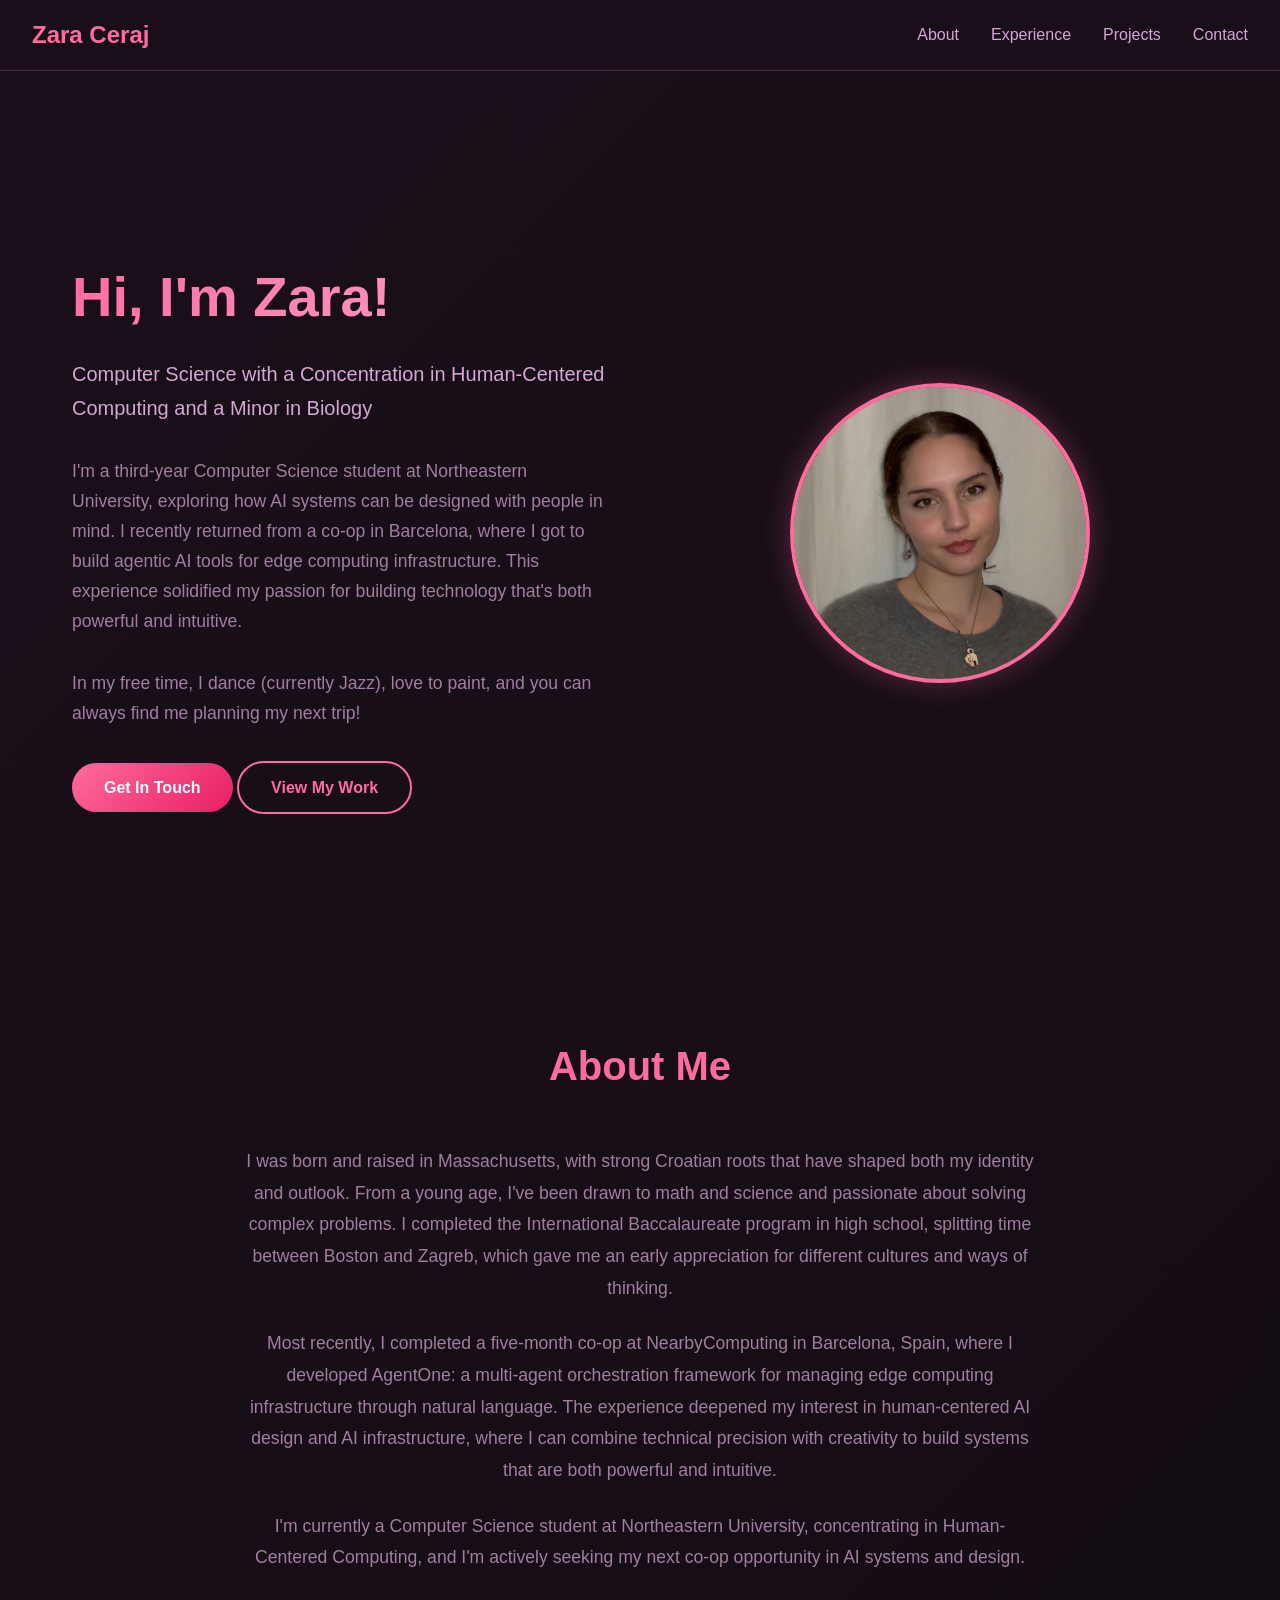
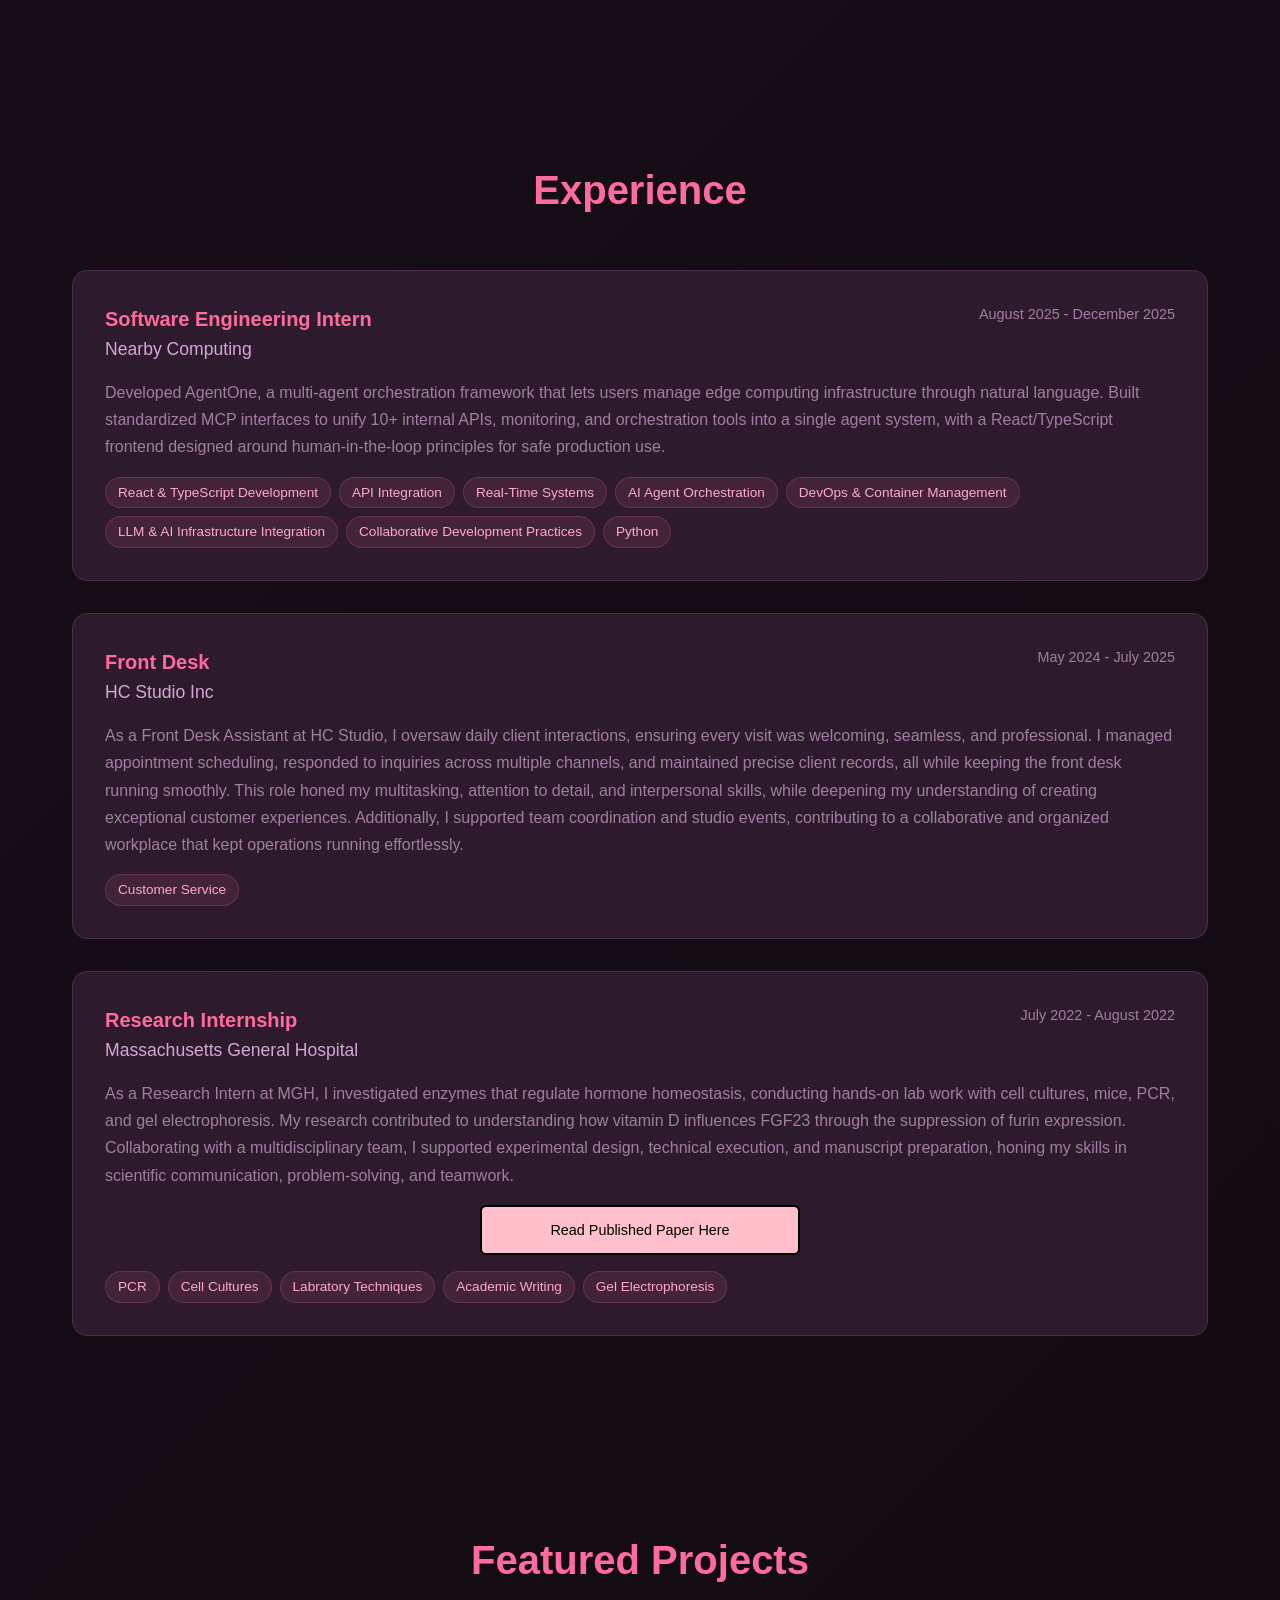
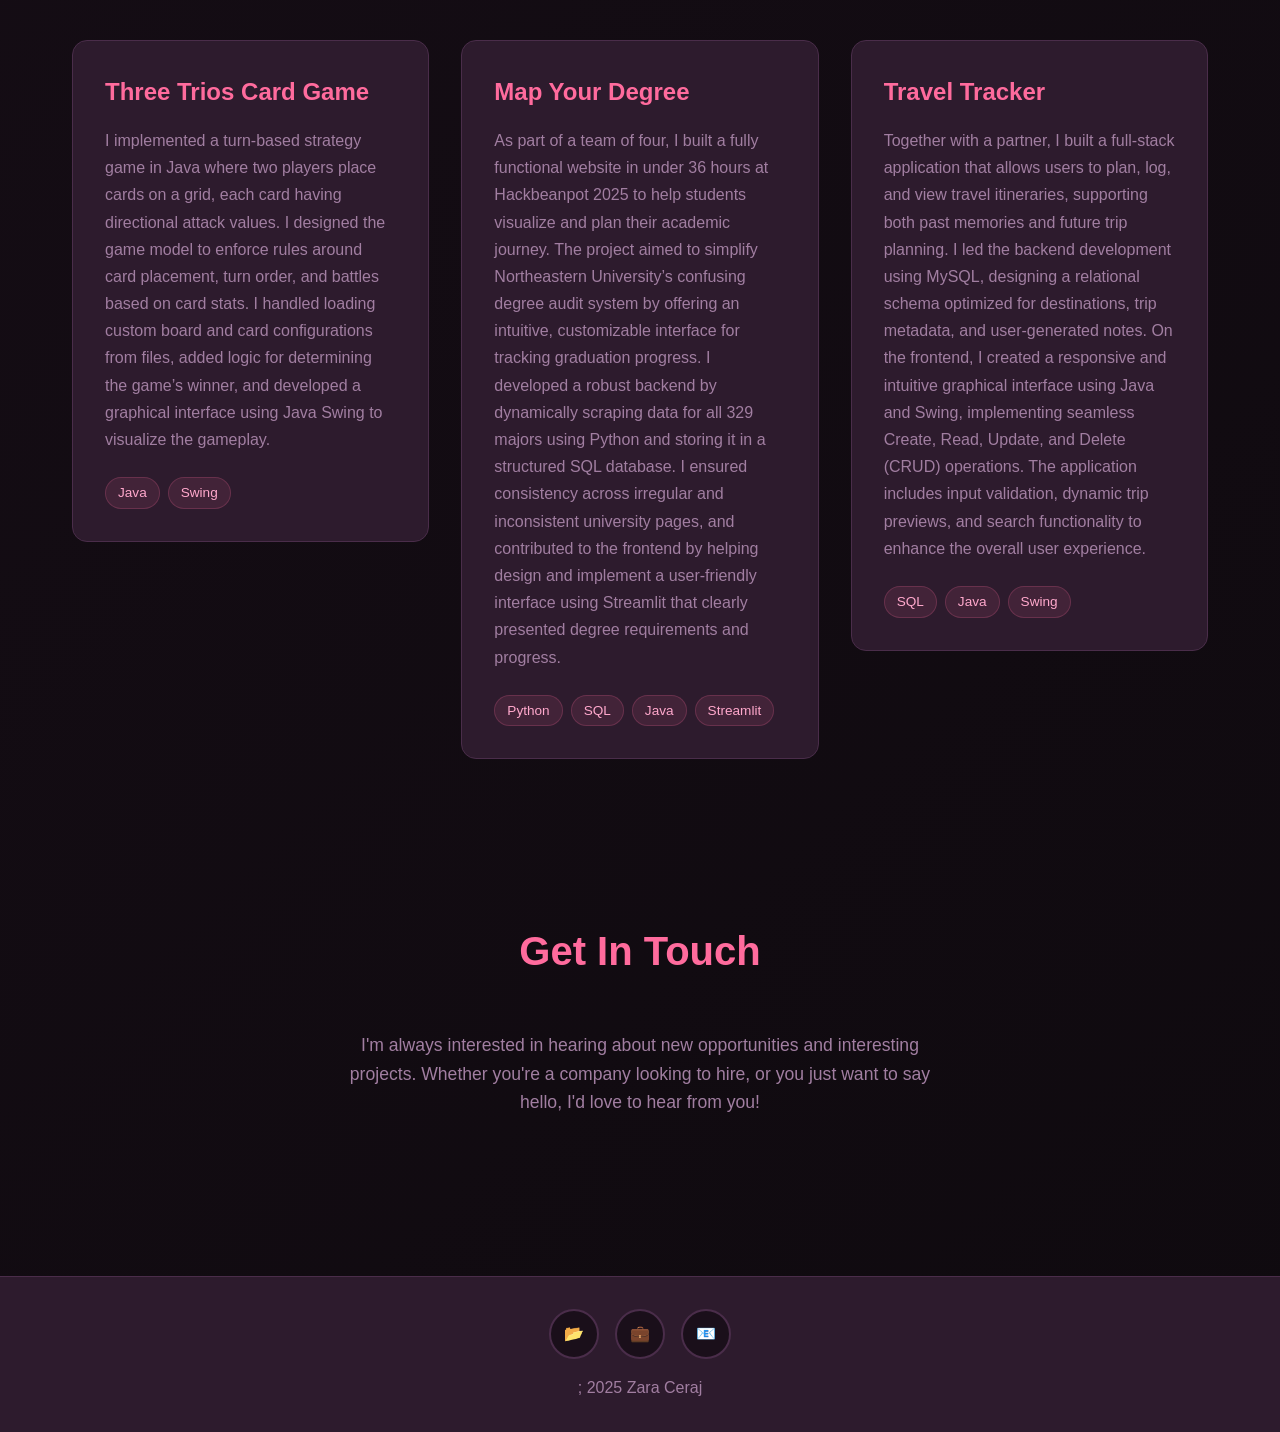
<file: index.html>
<!DOCTYPE html>
<html lang="en">
<head>
    <meta charset="UTF-8">
    <meta name="viewport" content="width=device-width, initial-scale=1.0">
    <title>Zara Ceraj</title>
    <style>
        * {
            margin: 0;
            padding: 0; 
            box-sizing: border-box;
        }

        :root {
            --bg-primary: #1a0f1a;
            --bg-secondary: #2d1b2d;
            --text-primary: #f8e8f8;
            --text-secondary: #d4a7d4;
            --text-muted: #a17ea1;
            --accent-pink: #ff6b9d;
            --accent-light: #ffa8cc;
            --accent-dark: #e91e63;
            --border-color: #4a2d4a;
            --hover-bg: #3d2a3d;
        }

        body {
            font-family: 'Inter', -apple-system, BlinkMacSystemFont, 'Segoe UI', sans-serif;
            background: linear-gradient(135deg, var(--bg-primary) 0%, #0f0a0f 100%);
            color: var(--text-primary);
            line-height: 1.6;
            min-height: 100vh;
        }

        .container {
            max-width: 1200px;
            margin: 0 auto;
            padding: 0 2rem;
        }

        /* Header */
        header {
            position: fixed;
            top: 0;
            left: 0;
            right: 0;
            background: rgba(26, 15, 26, 0.9);
            backdrop-filter: blur(10px);
            border-bottom: 1px solid var(--border-color);
            z-index: 1000;
            transition: all 0.3s ease;
        }

        nav {
            display: flex;
            justify-content: space-between;
            align-items: center;
            padding: 1rem 2rem;
        }

        .logo {
            font-size: 1.5rem;
            font-weight: 700;
            color: var(--accent-pink);
            text-decoration: none;
            transition: color 0.3s ease;
        }

        .logo:hover {
            color: var(--accent-light);
        }

        .nav-links {
            display: flex;
            list-style: none;
            gap: 2rem;
        }

        .nav-links a {
            color: var(--text-secondary);
            text-decoration: none;
            font-weight: 500;
            transition: color 0.3s ease;
            position: relative;
        }

        .nav-links a:hover {
            color: var(--accent-pink);
        }

        .nav-links a::after {
            content: '';
            position: absolute;
            bottom: -5px;
            left: 0;
            width: 0;
            height: 2px;
            background: var(--accent-pink);
            transition: width 0.3s ease;
        }

        .nav-links a:hover::after {
            width: 100%;
        }

        /* Main Content */
        main {
            padding-top: 6rem;
        }

        /* Hero Section */
        .hero {
            min-height: 90vh;
            display: flex;
            align-items: center;
            padding: 2rem 0;
        }

        .hero-content {
            display: grid;
            grid-template-columns: 1fr 1fr;
            gap: 4rem;
            align-items: center;
        }

        .hero-text h1 {
            font-size: 3.5rem;
            font-weight: 700;
            margin-bottom: 1rem;
            background: linear-gradient(135deg, var(--accent-pink), var(--accent-light));
            -webkit-background-clip: text;
            -webkit-text-fill-color: transparent;
            background-clip: text;
        }

        .hero-text .subtitle {
            font-size: 1.25rem;
            color: var(--text-secondary);
            margin-bottom: 2rem;
        }

        .hero-text p {
            color: var(--text-muted);
            margin-bottom: 2rem;
            font-size: 1.1rem;
            line-height: 1.7;
        }

        .cta-buttons {
            display: flex;
            gap: 1rem;
            flex-wrap: wrap;
        }

        .btn {
            padding: 0.75rem 2rem;
            border: 2rem;
            border-radius: 50px;
            font-weight: 600;
            text-decoration: none;
            transition: all 0.3s ease;
            cursor: pointer;
            display: inline-flex;
            align-items: center;
            gap: 0.5rem;
        }

        .btn-primary {
            background: linear-gradient(135deg, var(--accent-pink), var(--accent-dark));
            color: white;
        }

        .btn-primary:hover {
            transform: translateY(-2px);
            box-shadow: 0 10px 25px rgba(255, 107, 157, 0.3);
        }

        .btn-secondary {
            background: transparent;
            color: var(--accent-pink);
            border: 2px solid var(--accent-pink);
        }

        .btn-secondary:hover {
            background: var(--accent-pink);
            color: white;
            transform: translateY(-2px);
        }

        .long-rectangle-button {
          display: inline-block;
          width: 320px !important;         
          height: 50px !important;          
          line-height: 50px !important;     
          background-color: #ffc0cb !important;  
          color: black !important;
          border: 2px solid black !important;
          border-radius: 6px !important;   
          font-size: 0.9rem !important;
          font-weight: normal !important;
          text-align: center !important;
          text-decoration: none !important;
          white-space: nowrap !important;  
          overflow: hidden !important;
          box-sizing: border-box !important;
        }
        
        .long-rectangle-button:hover {
          background-color: #ffd6de;
          transform: scale(1.03);
        }

        /* Profile Picture */
        .profile-section {
            display: flex;
            justify-content: center;
            align-items: center;
            position: relative;
        }

        .profile-picture {
            width: 300px;
            height: 300px;
            border-radius: 50%;
            border: 4px solid var(--accent-pink);
            box-shadow: 0 0 30px rgba(255, 107, 157, 0.3);
            transition: all 0.3s ease;
            position: relative;
            overflow: hidden;
        }

        .profile-picture:hover {
            transform: scale(1.05);
            box-shadow: 0 0 40px rgba(255, 107, 157, 0.5);
        }

        .profile-picture img {
            width: 100%;
            height: 100%;
            object-fit: cover;
            transition: all 0.3s ease;
        }

        .profile-picture::before {
            content: '';
            position: absolute;
            top: -2px;
            left: -2px;
            right: -2px;
            bottom: -2px;
            background: linear-gradient(45deg, var(--accent-pink), var(--accent-light), var(--accent-dark));
            border-radius: 50%;
            z-index: -1;
            animation: rotate 3s linear infinite;
        }

        @keyframes rotate {
            0% { transform: rotate(0deg); }
            100% { transform: rotate(360deg); }
        }

        /* Sections */
        section {
            padding: 4rem 0;
            margin: 2rem 0;
        }

        .section-title {
            font-size: 2.5rem;
            font-weight: 700;
            margin-bottom: 3rem;
            text-align: center;
            color: var(--accent-pink);
        }

        /* About */
        .about-content {
            max-width: 800px;
            margin: 0 auto;
            text-align: center;
        }

        .about-content p {
            font-size: 1.1rem;
            color: var(--text-muted);
            margin-bottom: 1.5rem;
            line-height: 1.8;
        }

        /* Experience */
        .experience-item {
            background: var(--bg-secondary);
            border: 1px solid var(--border-color);
            border-radius: 15px;
            padding: 2rem;
            margin-bottom: 2rem;
            transition: all 0.3s ease;
        }

        .experience-item:hover {
            background: var(--hover-bg);
            transform: translateY(-5px);
            box-shadow: 0 10px 30px rgba(255, 107, 157, 0.1);
        }

        .experience-header {
            display: flex;
            justify-content: space-between;
            align-items: flex-start;
            margin-bottom: 1rem;
            flex-wrap: wrap;
            gap: 1rem;
        }

        .experience-title {
            font-size: 1.25rem;
            font-weight: 600;
            color: var(--accent-pink);
        }

        .experience-company {
            font-size: 1.1rem;
            color: var(--text-secondary);
        }

        .experience-date {
            color: var(--text-muted);
            font-size: 0.9rem;
        }

        .experience-description {
            color: var(--text-muted);
            line-height: 1.7;
            margin-bottom: 1rem;
        }

        .tech-stack {
            display: flex;
            flex-wrap: wrap;
            gap: 0.5rem;
        }

        .tech-tag {
            background: rgba(255, 107, 157, 0.1);
            color: var(--accent-light);
            padding: 0.25rem 0.75rem;
            border-radius: 20px;
            font-size: 0.85rem;
            border: 1px solid rgba(255, 107, 157, 0.2);
        }

        .skills {
            display: flex;
            flex-wrap: wrap;
            gap: 0.5rem;
        }
        .skills-tag {
            background: rgba(255, 107, 157, 0.1);
            color: var(--accent-light);
            padding: 0.25rem 0.75rem;
            border-radius: 20px;
            font-size: 0.85rem;
            border: 1px solid rgba(255, 107, 157, 0.2);
        }

        /* Projects */
        .projects-grid {
            display: grid;
            grid-template-columns: repeat(auto-fit, minmax(350px, 1fr));
            gap: 2rem;
        }

        .project-card {
            background: var(--bg-secondary);
            border: 1px solid var(--border-color);
            border-radius: 15px;
            padding: 2rem;
            transition: all 0.3s ease;
        }

        .project-card:hover {
            background: var(--hover-bg);
            transform: translateY(-5px);
            box-shadow: 0 10px 30px rgba(255, 107, 157, 0.1);
        }

        .project-title {
            font-size: 1.5rem;
            font-weight: 600;
            color: var(--accent-pink);
            margin-bottom: 1rem;
        }

        .project-description {
            color: var(--text-muted);
            line-height: 1.7;
            margin-bottom: 1.5rem;
        }

        /* Contact */
        .contact-content {
            text-align: center;
            max-width: 600px;
            margin: 0 auto;
        }

        .contact-content p {
            font-size: 1.1rem;
            color: var(--text-muted);
            margin-bottom: 2rem;
        }

        /* Footer */
        footer {
            background: var(--bg-secondary);
            border-top: 1px solid var(--border-color);
            padding: 2rem 0;
            text-align: center;
            margin-top: 4rem;
        }

        .social-links {
            display: flex;
            justify-content: center;
            gap: 1rem;
            margin-bottom: 1rem;
        }

        .social-links a {
            display: inline-flex;
            align-items: center;
            justify-content: center;
            width: 50px;
            height: 50px;
            background: var(--bg-primary);
            color: var(--accent-pink);
            border-radius: 50%;
            text-decoration: none;
            transition: all 0.3s ease;
            border: 2px solid var(--border-color);
        }

        .social-links a:hover {
            background: var(--accent-pink);
            color: white;
            transform: translateY(-3px);
            box-shadow: 0 5px 15px rgba(255, 107, 157, 0.3);
        }

        /* Mobile Responsive */
        @media (max-width: 768px) {
            .hero-content {
                grid-template-columns: 1fr;
                text-align: center;
                gap: 2rem;
            }

            .hero-text h1 {
                font-size: 2.5rem;
            }

            .profile-picture {
                width: 250px;
                height: 250px;
            }

            .nav-links {
                display: none;
            }

            .container {
                padding: 0 1rem;
            }

            .experience-header {
                flex-direction: column;
                align-items: flex-start;
            }

            .projects-grid {
                grid-template-columns: 1fr;
            }
        }

        /* Smooth scrolling */
        html {
            scroll-behavior: smooth;
        }

        /* Loading animation */
        .fade-in {
            opacity: 0;
            transform: translateY(30px);
            animation: fadeInUp 0.8s ease forwards;
        }

        @keyframes fadeInUp {
            to {
                opacity: 1;
                transform: translateY(0);
            }
        }
    </style>
</head>
<body>
    <header>
        <nav>
            <a href="#" class="logo">Zara Ceraj</a>
            <ul class="nav-links">
                <li><a href="#about">About</a></li>
                <li><a href="#experience">Experience</a></li>
                <li><a href="#projects">Projects</a></li>
                <li><a href="#contact">Contact</a></li>
            </ul>
        </nav>
    </header>

    <main>
        <section class="hero">
            <div class="container">
                <div class="hero-content fade-in">
                    <div class="hero-text">
                        <h1>Hi, I'm Zara!</h1>
                        <p class="subtitle">Computer Science with a Concentration in Human-Centered Computing and a Minor in Biology</p>
                        <p>I'm a third-year Computer Science student at Northeastern University, exploring how AI systems can be designed with people in mind. 
                            I recently returned from a co-op in Barcelona, where I got to build agentic AI tools for edge computing infrastructure. 
                            This experience solidified my passion for building technology that's both powerful and intuitive.
                        <p> In my free time, I dance (currently Jazz), love to paint, and you can always find me planning my next trip! 
                        <div class="buttons">
                            <a href="#contact" class="btn btn-primary">Get In Touch</a>
                            <a href="#projects" class="btn btn-secondary">View My Work</a>
                        </div>
                        </div>
                    <div class="profile-section">
                        <div class="profile-picture">
                            <img src="greysweaterheadshot2.jpg" alt="Profile picture" />
                        </div>
                    </div>
                </div>
            </div>
        </section>

        <section id="about" class="about">
            <div class="container">
                <h2 class="section-title fade-in">About Me</h2>
                <div class="about-content fade-in">
                    <p>I was born and raised in Massachusetts, with strong Croatian roots that have shaped both my identity and outlook. 
                        From a young age, I've been drawn to math and science and passionate about solving complex problems. 
                        I completed the International Baccalaureate program in high school, splitting time between Boston and Zagreb, 
                        which gave me an early appreciation for different cultures and ways of thinking.
                        
                    <p>Most recently, I completed a five-month co-op at NearbyComputing in Barcelona, Spain, 
                        where I developed AgentOne: a multi-agent orchestration framework for managing edge computing infrastructure through natural language. 
                        The experience deepened my interest in human-centered AI design and AI infrastructure, 
                        where I can combine technical precision with creativity to build systems that are both powerful and intuitive.

                <p>I'm currently a Computer Science student at Northeastern University, concentrating in Human-Centered Computing, 
                    and I'm actively seeking my next co-op opportunity in AI systems and design.
                </div>
            </div>
        </section>

        <section id="experience" class="experience">
            <div class="container">
                <h2 class="section-title fade-in">Experience</h2>
                
                <div class="experience-item fade-in">
                    <div class="experience-header">
                        <div>
                            <div class="experience-title">Software Engineering Intern</div>
                            <div class="experience-company">Nearby Computing</div>
                        </div>
                        <div class="experience-date">August 2025 - December 2025</div>
                    </div>
                    <div class="experience-description">
                        Developed AgentOne, a multi-agent orchestration framework that lets users manage edge computing infrastructure 
                        through natural language. Built standardized MCP interfaces to unify 10+ 
                        internal APIs, monitoring, and orchestration tools into a single agent system, 
                        with a React/TypeScript frontend designed around human-in-the-loop principles for safe production use.
                    </div>
                    <div class="skills">
                        <span class="skills-tag">React & TypeScript Development</span>
                        <span class="skills-tag">API Integration</span>
                        <span class="skills-tag">Real-Time Systems</span>
                        <span class="skills-tag">AI Agent Orchestration</span>
                        <span class="skills-tag">DevOps & Container Management</span>
                        <span class="skills-tag">LLM & AI Infrastructure Integration</span>
                        <span class="skills-tag">Collaborative Development Practices</span>
                        <span class="skills-tag">Python</span>
                    
                    </div>
                </div>

                <div class="experience-item fade-in">
                    <div class="experience-header">
                        <div>
                            <div class="experience-title">Front Desk</div>
                            <div class="experience-company">HC Studio Inc</div>
                        </div>
                        <div class="experience-date">May 2024 - July 2025</div>
                    </div>
                    <div class="experience-description">
                       As a Front Desk Assistant at HC Studio, I oversaw daily client interactions, 
                        ensuring every visit was welcoming, seamless, and professional. 
                        I managed appointment scheduling, responded to inquiries across multiple channels, and maintained precise client records, 
                        all while keeping the front desk running smoothly. This role honed my multitasking, attention to detail, 
                        and interpersonal skills, while deepening my understanding of creating exceptional customer experiences. 
                        Additionally, I supported team coordination and studio events, 
                        contributing to a collaborative and organized workplace that kept operations running effortlessly.
                    </div>
                    <div class="skills">
                        <span class="skills-tag">Customer Service</span>
                    </div>
                </div>

                <div class="experience-item fade-in">
                    <div class="experience-header">
                        <div>
                            <div class="experience-title">Research Internship</div>
                            <div class="experience-company">Massachusetts General Hospital</div>
                        </div>
                        <div class="experience-date"> July 2022 - August 2022</div>
                    </div>
                    <div class="experience-description">
                       As a Research Intern at MGH, I investigated enzymes that regulate hormone homeostasis, 
                        conducting hands-on lab work with cell cultures, mice, PCR, and gel electrophoresis. 
                        My research contributed to understanding how vitamin D influences FGF23 through the suppression of furin expression.
                        Collaborating with a multidisciplinary team, I supported experimental design, technical execution, 
                        and manuscript preparation, honing my skills in scientific communication, problem-solving, and teamwork.
                    </div>
                   <div class="social-links">
                      <a href="https://pmc.ncbi.nlm.nih.gov/articles/PMC10544208/" class="long-rectangle-button" target="_blank">
                        Read Published Paper Here
                      </a>
                    </div>
                    <div class = "space"> 
                    <div>
                    <div class="skills">
                        <span class="skills-tag">PCR</span>
                        <span class="skills-tag">Cell Cultures</span>
                        <span class="skills-tag">Labratory Techniques</span>
                        <span class="skills-tag">Academic Writing</span>
                        <span class="skills-tag">Gel Electrophoresis</span>
                    </div>
                </div>
            </div>
        </section>

        <section id="projects" class="projects">
        <div class="container">
            <h2 class="section-title fade-in">Featured Projects</h2>
            <div class="projects-grid">
    
                <a href="https://github.com/zceraj/Triple-Trios-Card-Game" target="_blank" style="text-decoration: none; color: inherit;">
                    <div class="project-card fade-in">
                        <h3 class="project-title">Three Trios Card Game</h3>
                        <p class="project-description">I implemented a turn-based strategy game in Java where two players place cards on a grid, each card having directional attack values. I designed the game model to enforce rules around card placement, turn order, and battles based on card stats. I handled loading custom board and card configurations from files, added logic for determining the game’s winner, and developed a graphical interface using Java Swing to visualize the gameplay.</p>
                        <div class="tech-stack">
                            <span class="tech-tag">Java</span>
                            <span class="tech-tag">Swing</span>
                        </div>
                    </div>
                </a>
    
                <a href="https://github.com/zceraj/MapYourDegree" target="_blank" style="text-decoration: none; color: inherit;">
                    <div class="project-card fade-in">
                        <h3 class="project-title">Map Your Degree</h3>
                        <p class="project-description">As part of a team of four, I built a fully functional website in under 36 hours at Hackbeanpot 2025 to help students visualize and plan their academic journey. The project aimed to simplify Northeastern University’s confusing degree audit system by offering an intuitive, customizable interface for tracking graduation progress. I developed a robust backend by dynamically scraping data for all 329 majors using Python and storing it in a structured SQL database. I ensured consistency across irregular and inconsistent university pages, and contributed to the frontend by helping design and implement a user-friendly interface using Streamlit that clearly presented degree requirements and progress.</p>
                        <div class="tech-stack">
                            <span class="tech-tag">Python</span>
                            <span class="tech-tag">SQL</span>
                            <span class="tech-tag">Java</span>
                            <span class="tech-tag">Streamlit</span>
                        </div>
                    </div>
                </a>
    
                <a href="https://github.com/zceraj/TravelTracker" target="_blank" style="text-decoration: none; color: inherit;">
                    <div class="project-card fade-in">
                        <h3 class="project-title">Travel Tracker</h3>
                        <p class="project-description">Together with a partner, I built a full-stack application that allows users to plan, log, and view travel itineraries, supporting both past memories and future trip planning. I led the backend development using MySQL, designing a relational schema optimized for destinations, trip metadata, and user-generated notes. On the frontend, I created a responsive and intuitive graphical interface using Java and Swing, implementing seamless Create, Read, Update, and Delete (CRUD) operations. The application includes input validation, dynamic trip previews, and search functionality to enhance the overall user experience.</p>
                        <div class="tech-stack">
                            <span class="tech-tag">SQL</span>
                            <span class="tech-tag">Java</span>
                            <span class="tech-tag">Swing</span>
                        </div>
                    </div>
                </a>
    
            </div>
        </div>
    </section>



        <section id="contact" class="contact">
            <div class="container">
                <h2 class="section-title fade-in">Get In Touch</h2>
                <div class="contact-content fade-in">
                    <p>I'm always interested in hearing about new opportunities and interesting projects. Whether you're a company looking to hire, or you just want to say hello, I'd love to hear from you!</p>
                </div>
            </div>
        </section>
    </main>

    <footer>
        <div class="container">
            <div class="social-links">
                <a href="https://github.com/zceraj" aria-label="GitHub">📂</a>
                <a href="https://www.linkedin.com/in/zaraceraj/" aria-label="LinkedIn">💼</a>
                <a href="mailto:zara@bugaco.com" aria-label="Email">📧</a>
            </div>
            <p style="color: var(--text-muted);">; 2025 Zara Ceraj </p>
        </div>
    </footer>

    <script>
        document.querySelectorAll('a[href^="#"]').forEach(anchor => {
            anchor.addEventListener('click', function (e) {
                e.preventDefault();
                const target = document.querySelector(this.getAttribute('href'));
                if (target) {
                    target.scrollIntoView({
                        behavior: 'smooth',
                        block: 'start'
                    });
                }
            });
        });

        const observerOptions = {
            threshold: 0.1,
            rootMargin: '0px 0px -50px 0px'
        };

        const observer = new IntersectionObserver((entries) => {
            entries.forEach(entry => {
                if (entry.isIntersecting) {
                    entry.target.style.animationDelay = '0.1s';
                    entry.target.classList.add('fade-in');
                }
            });
        }, observerOptions);

        document.querySelectorAll('.fade-in').forEach(el => {
            observer.observe(el);
        });

        let lastScrollTop = 0;
        const header = document.querySelector('header');

        window.addEventListener('scroll', () => {
            const scrollTop = window.pageYOffset || document.documentElement.scrollTop;
            
            if (scrollTop > lastScrollTop && scrollTop > 100) {
                header.style.transform = 'translateY(-100%)';
            } else {
                header.style.transform = 'translateY(0)';
            }
            
            lastScrollTop = scrollTop;
        });

        const title = document.querySelector('.hero-text h1');
        const titleText = title.textContent;
        title.textContent = '';
        
        let i = 0;
        const typeWriter = () => {
            if (i < titleText.length) {
                title.textContent += titleText.charAt(i);
                i++;
                setTimeout(typeWriter, 100);
            }
        };
        
        setTimeout(typeWriter, 500);
    </script>
</body>
</html>
</file>
